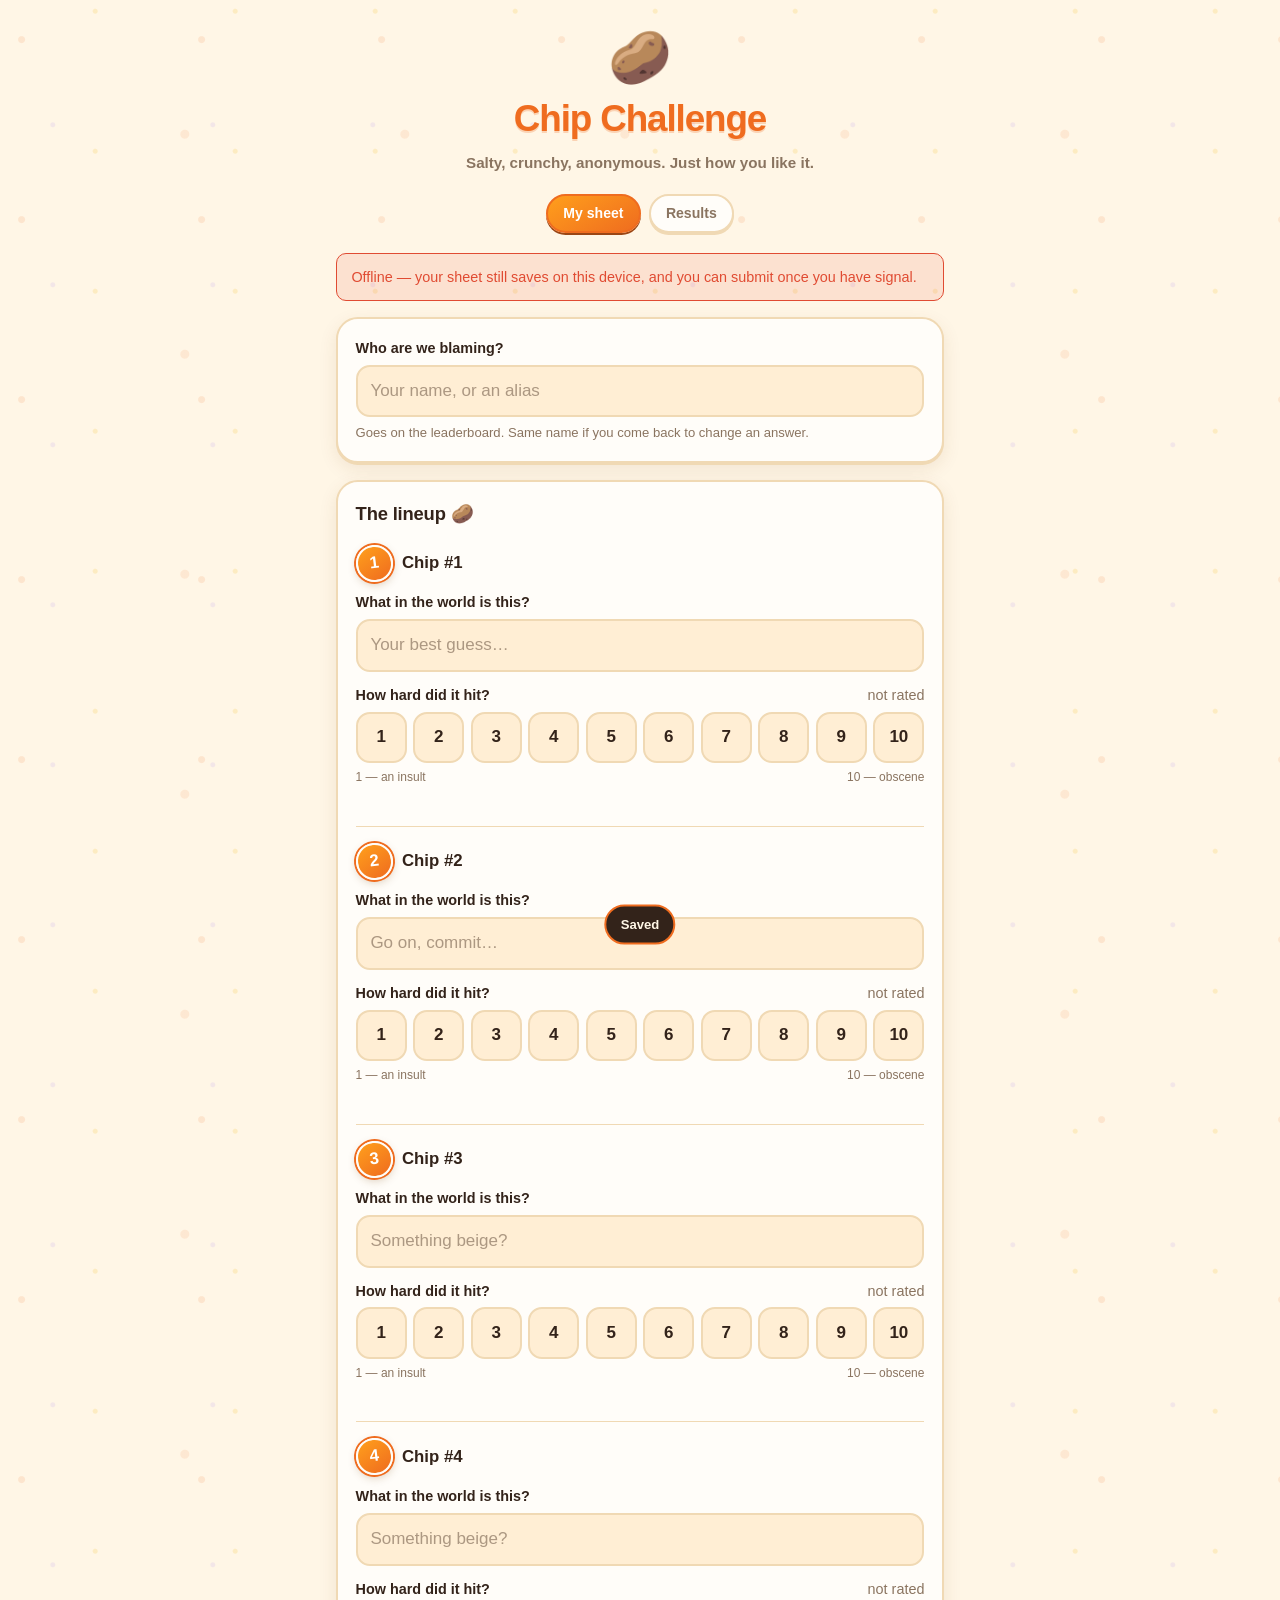
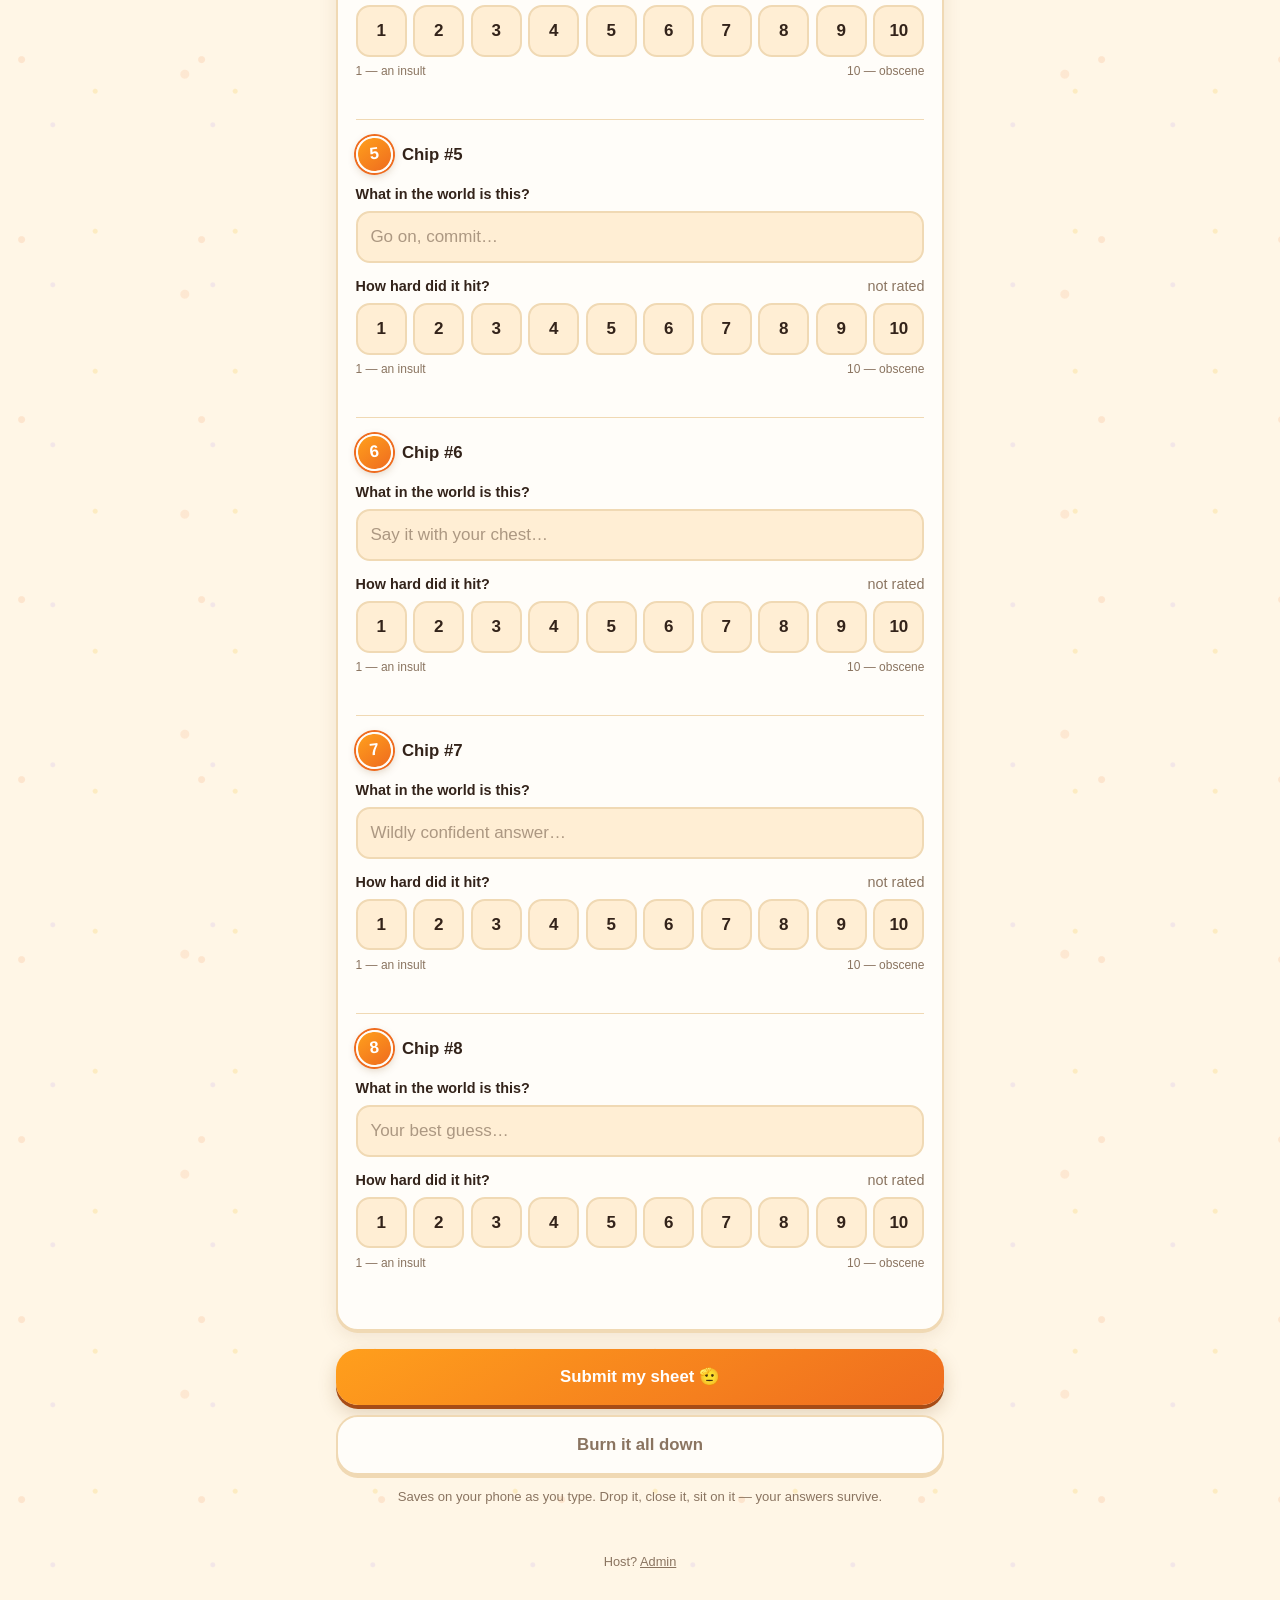
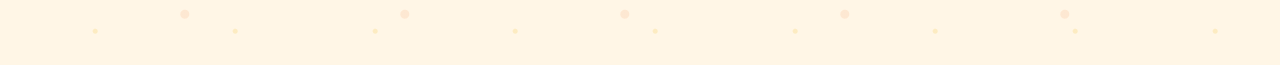
<file: index.html>
<!DOCTYPE html>
<html lang="en">
<head>
<meta charset="utf-8">
<meta name="viewport" content="width=device-width, initial-scale=1">
<title>Chip Challenge — Blind Taste Test</title>
<meta name="description" content="Guess the flavor, rank the chip. A blind taste test scorecard.">
<meta name="theme-color" content="#d2691e">
<link rel="icon" href="data:image/svg+xml,<svg xmlns='http://www.w3.org/2000/svg' viewBox='0 0 100 100'><text y='.9em' font-size='90'>🥔</text></svg>">
<link rel="stylesheet" href="css/style.css?v=202608162046">
</head>
<body>

<header class="hero">
  <span class="chip-emoji">🥔</span>
  <h1 id="event-name">Chip Challenge</h1>
  <p id="tagline" class="tagline">No labels. Guess the flavor, rate the chip.</p>
</header>

<main class="wrap">

  <nav class="tabs">
    <a href="index.html" class="active">My sheet</a>
    <a href="results.html" id="results-link">Results</a>
  </nav>

  <div id="banner" class="banner"></div>

  <form id="sheet" autocomplete="off">

    <section class="card">
      <label class="field" for="player-name">Who are we blaming?</label>
      <input type="text" id="player-name" name="player-name" placeholder="Your name, or an alias"
             maxlength="40" autocapitalize="words" required>
      <p class="hint">Goes on the leaderboard. Same name if you come back to change an answer.</p>
    </section>

    <section class="card" id="chips">
      <h2>The lineup 🥔</h2>
      <!-- rows injected by js/form.js -->
    </section>

    <button type="submit" class="btn" id="submit-btn">Submit my sheet 🫡</button>
    <button type="button" class="btn ghost" id="clear-btn">Burn it all down</button>

    <p class="hint" style="text-align:center;margin-top:.75rem">
      Saves on your phone as you type. Drop it, close it, sit on it — your answers survive.
    </p>
  </form>

</main>

<div class="saved-pill" id="saved-pill">Saved</div>

<footer class="foot">
  <p>Host? <a href="admin.html">Admin</a></p>
</footer>

<script src="js/config.js?v=202608162046"></script>
<script src="js/flavor.js?v=202608162046"></script>
<script src="js/form.js?v=202608162046"></script>
</body>
</html>
</file>
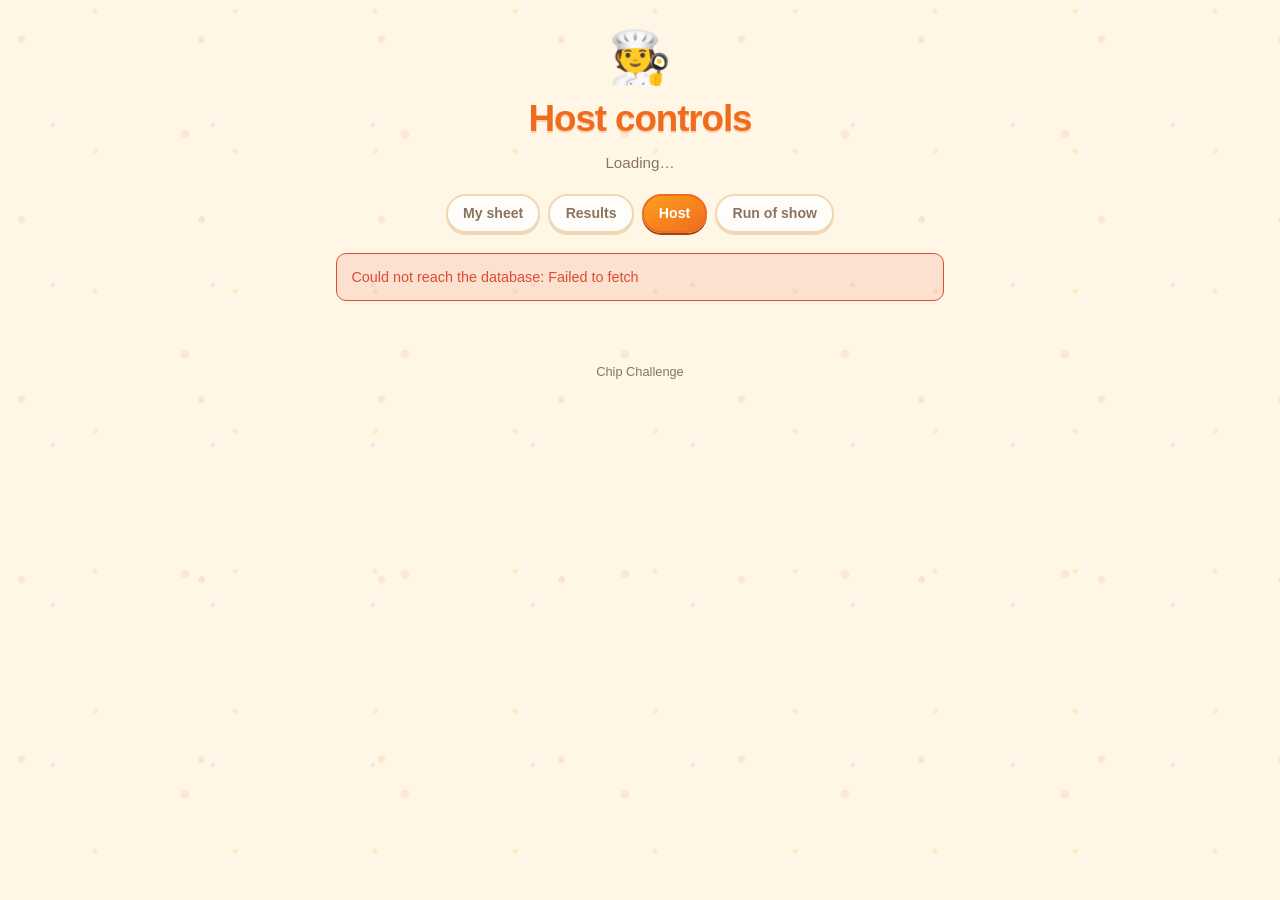
<file: admin.html>
<!DOCTYPE html>
<html lang="en">
<head>
<meta charset="utf-8">
<meta name="viewport" content="width=device-width, initial-scale=1">
<title>Chip Challenge — Host</title>
<meta name="robots" content="noindex">
<meta name="theme-color" content="#d2691e">
<link rel="icon" href="data:image/svg+xml,<svg xmlns='http://www.w3.org/2000/svg' viewBox='0 0 100 100'><text y='.9em' font-size='90'>🥔</text></svg>">
<link rel="stylesheet" href="css/style.css?v=202608162046">
</head>
<body>

<header class="hero">
  <span class="chip-emoji">🧑‍🍳</span>
  <h1>Host controls</h1>
  <p id="sub">Loading…</p>
</header>

<main class="wrap">

  <nav class="tabs">
    <a href="index.html">My sheet</a>
    <a href="results.html">Results</a>
    <a href="admin.html" class="active">Host</a>
    <a href="guide.html" id="guide-link">Run of show</a>
  </nav>

  <div id="banner" class="banner"></div>

  <section class="card" id="gate" hidden>
    <h2>Host password</h2>
    <p class="hint" style="margin-bottom:.75rem">
      Checked by the database, not this page — the password isn't in the source.
    </p>
    <form id="gate-form">
      <input type="password" id="gate-input" placeholder="Password" autocomplete="current-password">
      <button type="submit" class="btn" id="gate-btn" style="margin-top:.6rem">Unlock host controls</button>
    </form>
  </section>

  <div id="host-only" hidden>

  <section class="card">
    <h2>Share this with everyone</h2>
    <input type="text" id="share-url" readonly>
    <button type="button" class="btn secondary" id="copy-btn" style="margin-top:.6rem">Copy link</button>
  </section>

  <section class="card">
    <h2>Who's turned in a sheet</h2>
    <div id="roster"><p class="hint">Checking…</p></div>
    <button type="button" class="btn ghost" id="refresh-btn" style="margin-top:.6rem">Refresh</button>
  </section>

  <section class="card">
    <h2>The event</h2>
    <label class="field" for="event-name-input">Name</label>
    <input type="text" id="event-name-input" maxlength="60" placeholder="Chip Challenge">
    <label class="field" for="chip-count-input" style="margin-top:.75rem">How many chips</label>
    <input type="text" id="chip-count-input" inputmode="numeric" maxlength="2">
    <p class="hint">Change this before anyone starts — it sets how many rows the sheet has.</p>
    <button type="button" class="btn secondary" id="save-event-btn" style="margin-top:.75rem">Save event</button>
  </section>

  <section class="card">
    <h2>Answer key</h2>
    <p class="hint" style="margin-bottom:.75rem">
      The real flavors, in order. Guests <em>cannot</em> read these until you unlock
      results — the database refuses to hand them over.
    </p>
    <div id="answer-rows"></div>
    <button type="button" class="btn secondary" id="save-answers-btn" style="margin-top:.5rem">Save answer key</button>
  </section>

  <section class="card">
    <h2>Reveal</h2>
    <div class="switch-row">
      <div>
        <div class="switch-label">Results are <span id="lock-state">locked</span></div>
        <div class="switch-sub">Revealing shows everyone the answers, all guesses, and the leaderboards.</div>
      </div>
    </div>
    <p class="hint" id="judge-status"></p>
    <button type="button" class="btn" id="judge-btn">Score guesses &amp; reveal</button>
    <button type="button" class="btn secondary" id="unlock-btn">Reveal now, skip scoring</button>
    <button type="button" class="btn ghost" id="lock-btn">Lock again</button>
    <p class="hint">
      “Score guesses &amp; reveal” hands every guess to Claude to rule on the close
      calls, then opens the results once it’s done — usually under a minute.
      Guests see a waiting screen until then. If it can’t be reached, the results
      open anyway with automatic scoring.
    </p>
  </section>

  <section class="card">
    <h2>Host mode on this device</h2>
    <p class="hint">Lets you flip any right/wrong call from the results page. Only affects this phone.</p>
    <button type="button" class="btn ghost" id="hostmode-btn">Turn host mode on</button>
  </section>

  <section class="card">
    <h2>Done hosting?</h2>
    <p class="hint">Forgets the password on this device. Use it if you hand your phone around.</p>
    <button type="button" class="btn ghost" id="signout-btn" style="margin-top:.5rem">Forget password</button>
  </section>

  </div><!-- /host-only -->

</main>

<div class="saved-pill" id="saved-pill">Saved</div>

<footer class="foot"><p>Chip Challenge</p></footer>

<script src="js/config.js?v=202608162046"></script>
<script src="js/admin.js?v=202608162046"></script>
</body>
</html>
</file>
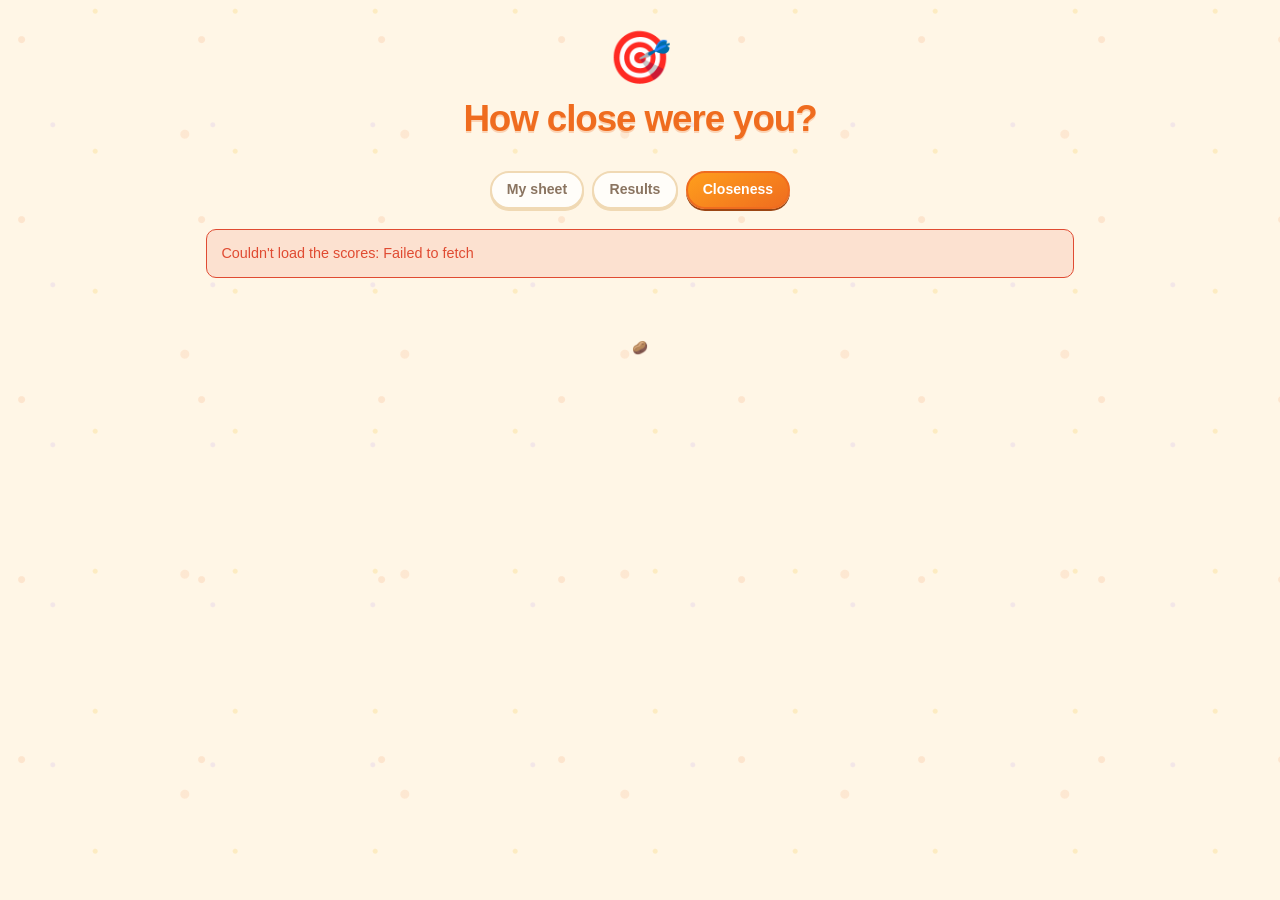
<file: closeness.html>
<!DOCTYPE html>
<html lang="en">
<head>
<meta charset="utf-8">
<meta name="viewport" content="width=device-width, initial-scale=1">
<title>Chip Challenge — How Close Were You?</title>
<meta name="description" content="Every guess scored out of 10 for how close it got.">
<meta name="theme-color" content="#d2691e">
<link rel="icon" href="data:image/svg+xml,<svg xmlns='http://www.w3.org/2000/svg' viewBox='0 0 100 100'><text y='.9em' font-size='90'>🎯</text></svg>">
<link rel="stylesheet" href="css/style.css?v=202608162112">
</head>
<body>

<header class="hero">
  <span class="chip-emoji">🎯</span>
  <h1>How close were you?</h1>
  <p id="sub">Loading…</p>
</header>

<main class="wrap wide">

  <nav class="tabs">
    <a href="index.html">My sheet</a>
    <a href="results.html">Results</a>
    <a href="closeness.html" class="active">Closeness</a>
  </nav>

  <div id="banner" class="banner"></div>
  <div id="content"></div>

</main>

<footer class="foot"><p>🥔</p></footer>

<script src="js/config.js?v=202608162112"></script>
<script src="js/closeness.js?v=202608162112"></script>
</body>
</html>
</file>
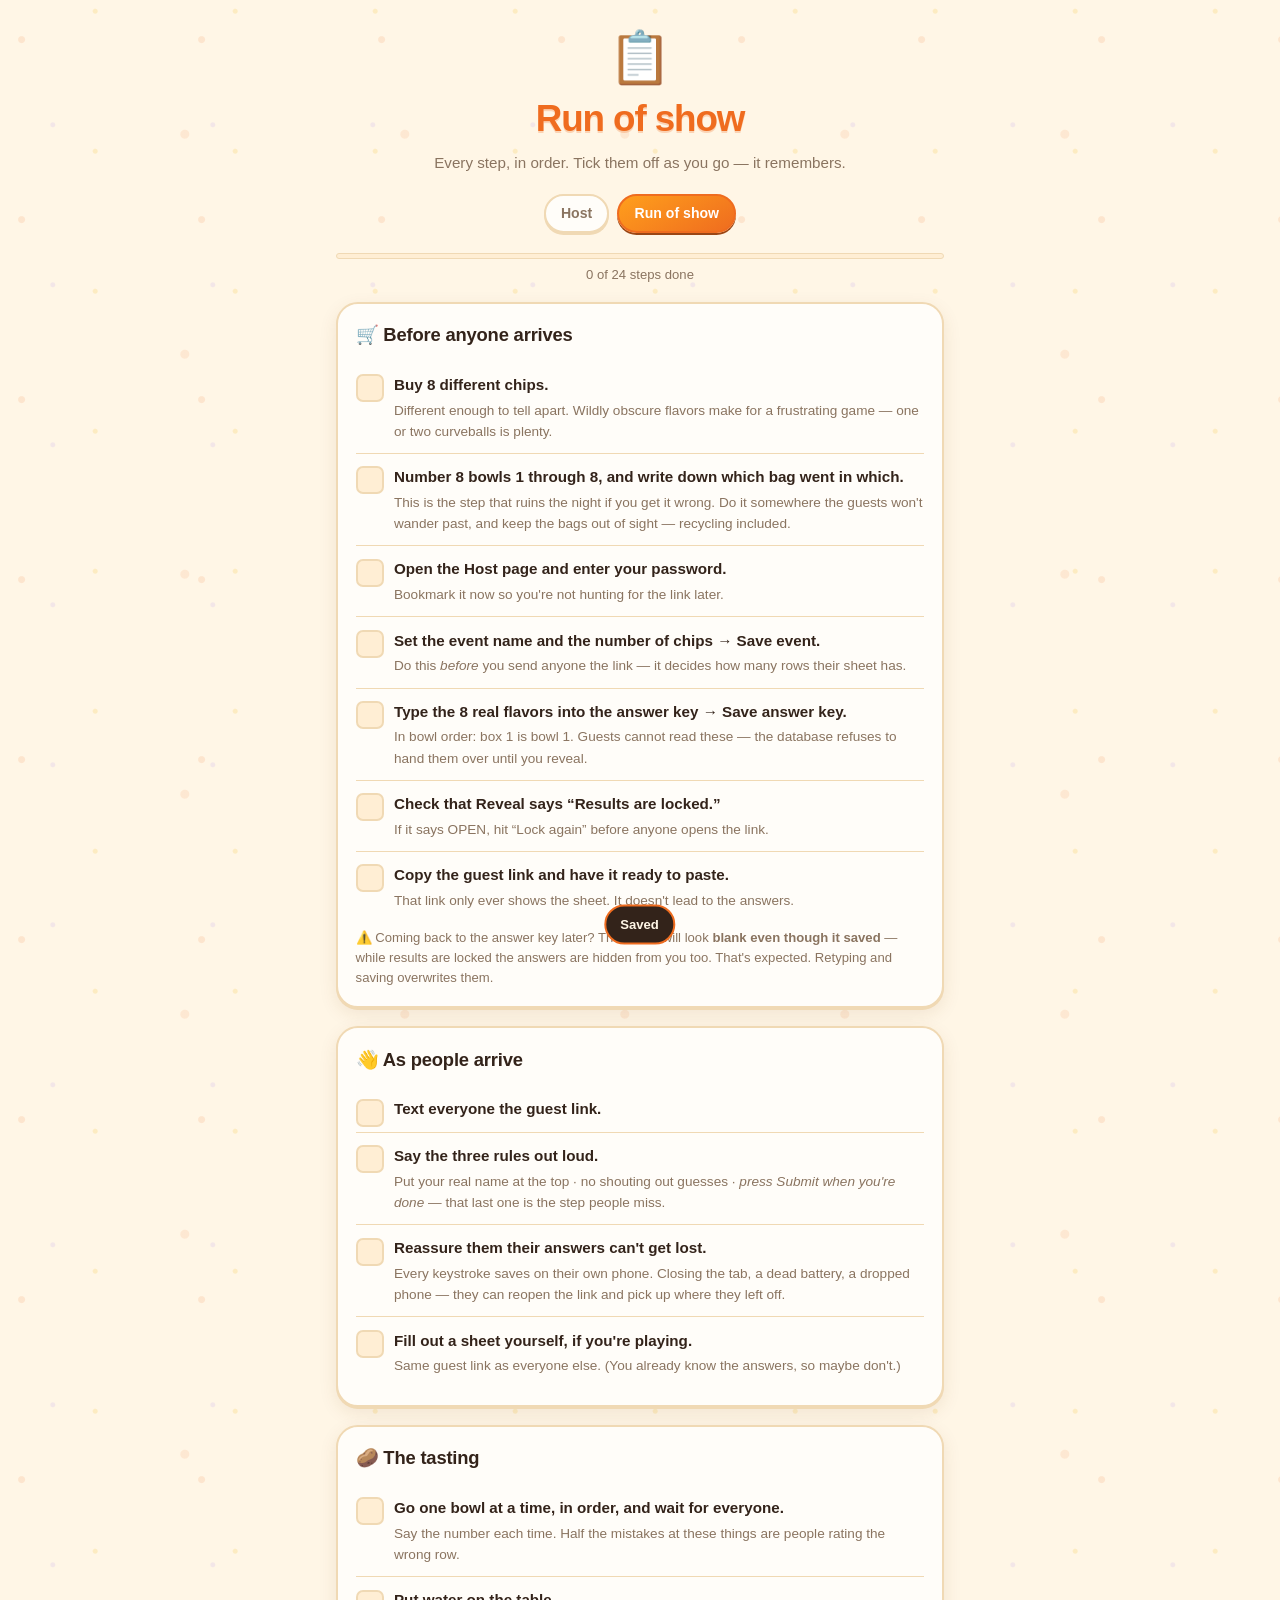
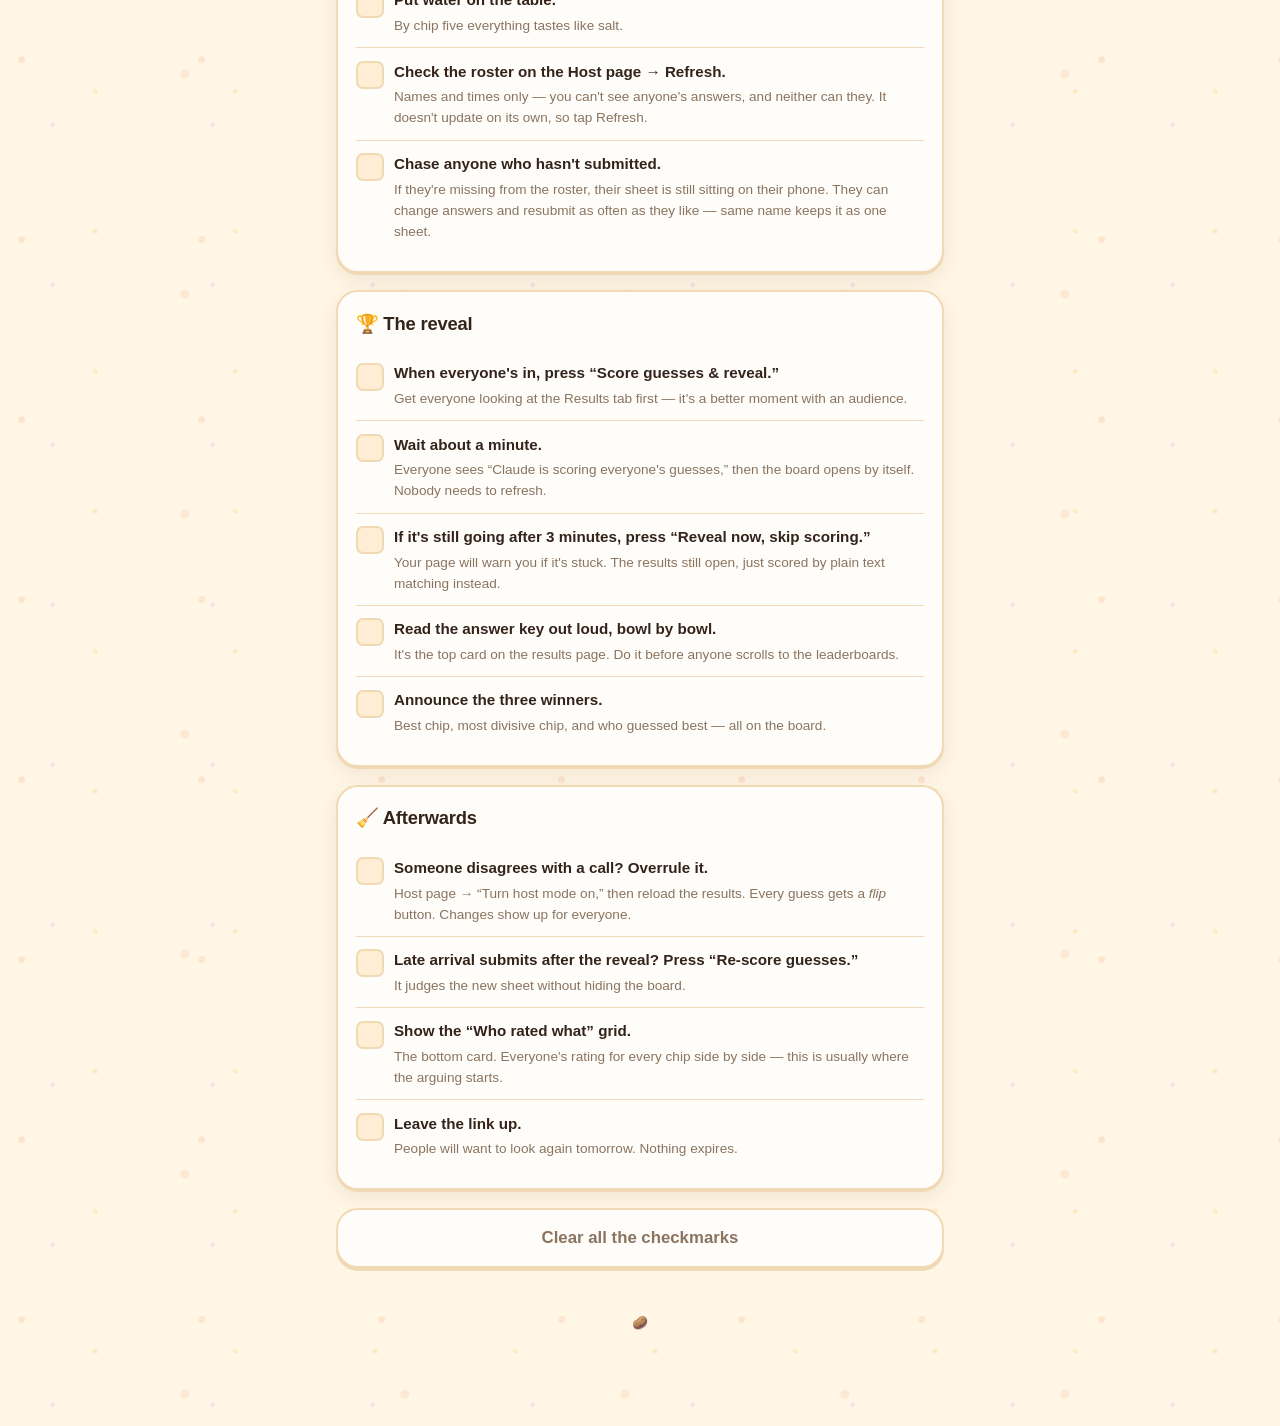
<file: guide.html>
<!DOCTYPE html>
<html lang="en">
<head>
<meta charset="utf-8">
<meta name="viewport" content="width=device-width, initial-scale=1">
<title>Chip Challenge — Run of Show</title>
<meta name="robots" content="noindex">
<meta name="theme-color" content="#d2691e">
<link rel="icon" href="data:image/svg+xml,<svg xmlns='http://www.w3.org/2000/svg' viewBox='0 0 100 100'><text y='.9em' font-size='90'>🥔</text></svg>">
<link rel="stylesheet" href="css/style.css?v=202608162046">
</head>
<body>

<header class="hero">
  <span class="chip-emoji">📋</span>
  <h1>Run of show</h1>
  <p>Every step, in order. Tick them off as you go — it remembers.</p>
</header>

<main class="wrap">

  <nav class="tabs">
    <a href="admin.html" id="admin-link">Host</a>
    <a href="guide.html" class="active">Run of show</a>
  </nav>

  <div class="progress-line"><span id="progress-fill"></span></div>
  <p class="hint" id="progress-text" style="text-align:center;margin-bottom:1rem"></p>

  <section class="card">
    <h2>🛒 Before anyone arrives</h2>
    <ol class="steps" id="phase-prep">
      <li data-step="prep-1">
        <strong>Buy 8 different chips.</strong>
        <span>Different enough to tell apart. Wildly obscure flavors make for a
        frustrating game — one or two curveballs is plenty.</span>
      </li>
      <li data-step="prep-2">
        <strong>Number 8 bowls 1 through 8, and write down which bag went in which.</strong>
        <span>This is the step that ruins the night if you get it wrong. Do it
        somewhere the guests won't wander past, and keep the bags out of sight —
        recycling included.</span>
      </li>
      <li data-step="prep-3">
        <strong>Open the Host page and enter your password.</strong>
        <span>Bookmark it now so you're not hunting for the link later.</span>
      </li>
      <li data-step="prep-4">
        <strong>Set the event name and the number of chips → Save event.</strong>
        <span>Do this <em>before</em> you send anyone the link — it decides how
        many rows their sheet has.</span>
      </li>
      <li data-step="prep-5">
        <strong>Type the 8 real flavors into the answer key → Save answer key.</strong>
        <span>In bowl order: box 1 is bowl 1. Guests cannot read these — the
        database refuses to hand them over until you reveal.</span>
      </li>
      <li data-step="prep-6">
        <strong>Check that Reveal says “Results are locked.”</strong>
        <span>If it says OPEN, hit “Lock again” before anyone opens the link.</span>
      </li>
      <li data-step="prep-7">
        <strong>Copy the guest link and have it ready to paste.</strong>
        <span>That link only ever shows the sheet. It doesn't lead to the answers.</span>
      </li>
    </ol>
    <p class="hint">
      ⚠️ Coming back to the answer key later? The boxes will look <strong>blank
      even though it saved</strong> — while results are locked the answers are
      hidden from you too. That's expected. Retyping and saving overwrites them.
    </p>
  </section>

  <section class="card">
    <h2>👋 As people arrive</h2>
    <ol class="steps" id="phase-arrive">
      <li data-step="arrive-1">
        <strong>Text everyone the guest link.</strong>
      </li>
      <li data-step="arrive-2">
        <strong>Say the three rules out loud.</strong>
        <span>Put your real name at the top · no shouting out guesses ·
        <em>press Submit when you're done</em> — that last one is the step people miss.</span>
      </li>
      <li data-step="arrive-3">
        <strong>Reassure them their answers can't get lost.</strong>
        <span>Every keystroke saves on their own phone. Closing the tab, a dead
        battery, a dropped phone — they can reopen the link and pick up where
        they left off.</span>
      </li>
      <li data-step="arrive-4">
        <strong>Fill out a sheet yourself, if you're playing.</strong>
        <span>Same guest link as everyone else. (You already know the answers,
        so maybe don't.)</span>
      </li>
    </ol>
  </section>

  <section class="card">
    <h2>🥔 The tasting</h2>
    <ol class="steps" id="phase-taste">
      <li data-step="taste-1">
        <strong>Go one bowl at a time, in order, and wait for everyone.</strong>
        <span>Say the number each time. Half the mistakes at these things are
        people rating the wrong row.</span>
      </li>
      <li data-step="taste-2">
        <strong>Put water on the table.</strong>
        <span>By chip five everything tastes like salt.</span>
      </li>
      <li data-step="taste-3">
        <strong>Check the roster on the Host page → Refresh.</strong>
        <span>Names and times only — you can't see anyone's answers, and neither
        can they. It doesn't update on its own, so tap Refresh.</span>
      </li>
      <li data-step="taste-4">
        <strong>Chase anyone who hasn't submitted.</strong>
        <span>If they're missing from the roster, their sheet is still sitting on
        their phone. They can change answers and resubmit as often as they like —
        same name keeps it as one sheet.</span>
      </li>
    </ol>
  </section>

  <section class="card">
    <h2>🏆 The reveal</h2>
    <ol class="steps" id="phase-reveal">
      <li data-step="reveal-1">
        <strong>When everyone's in, press “Score guesses &amp; reveal.”</strong>
        <span>Get everyone looking at the Results tab first — it's a better moment
        with an audience.</span>
      </li>
      <li data-step="reveal-2">
        <strong>Wait about a minute.</strong>
        <span>Everyone sees “Claude is scoring everyone's guesses,” then the board
        opens by itself. Nobody needs to refresh.</span>
      </li>
      <li data-step="reveal-3">
        <strong>If it's still going after 3 minutes, press “Reveal now, skip scoring.”</strong>
        <span>Your page will warn you if it's stuck. The results still open, just
        scored by plain text matching instead.</span>
      </li>
      <li data-step="reveal-4">
        <strong>Read the answer key out loud, bowl by bowl.</strong>
        <span>It's the top card on the results page. Do it before anyone scrolls
        to the leaderboards.</span>
      </li>
      <li data-step="reveal-5">
        <strong>Announce the three winners.</strong>
        <span>Best chip, most divisive chip, and who guessed best — all on the board.</span>
      </li>
    </ol>
  </section>

  <section class="card">
    <h2>🧹 Afterwards</h2>
    <ol class="steps" id="phase-after">
      <li data-step="after-1">
        <strong>Someone disagrees with a call? Overrule it.</strong>
        <span>Host page → “Turn host mode on,” then reload the results. Every guess
        gets a <em>flip</em> button. Changes show up for everyone.</span>
      </li>
      <li data-step="after-2">
        <strong>Late arrival submits after the reveal? Press “Re-score guesses.”</strong>
        <span>It judges the new sheet without hiding the board.</span>
      </li>
      <li data-step="after-3">
        <strong>Show the “Who rated what” grid.</strong>
        <span>The bottom card. Everyone's rating for every chip side by side —
        this is usually where the arguing starts.</span>
      </li>
      <li data-step="after-4">
        <strong>Leave the link up.</strong>
        <span>People will want to look again tomorrow. Nothing expires.</span>
      </li>
    </ol>
  </section>

  <button type="button" class="btn ghost" id="reset-btn">Clear all the checkmarks</button>

</main>

<div class="saved-pill" id="saved-pill">Saved</div>

<footer class="foot"><p>🥔</p></footer>

<script src="js/config.js?v=202608162046"></script>
<script src="js/guide.js?v=202608162046"></script>
</body>
</html>
</file>
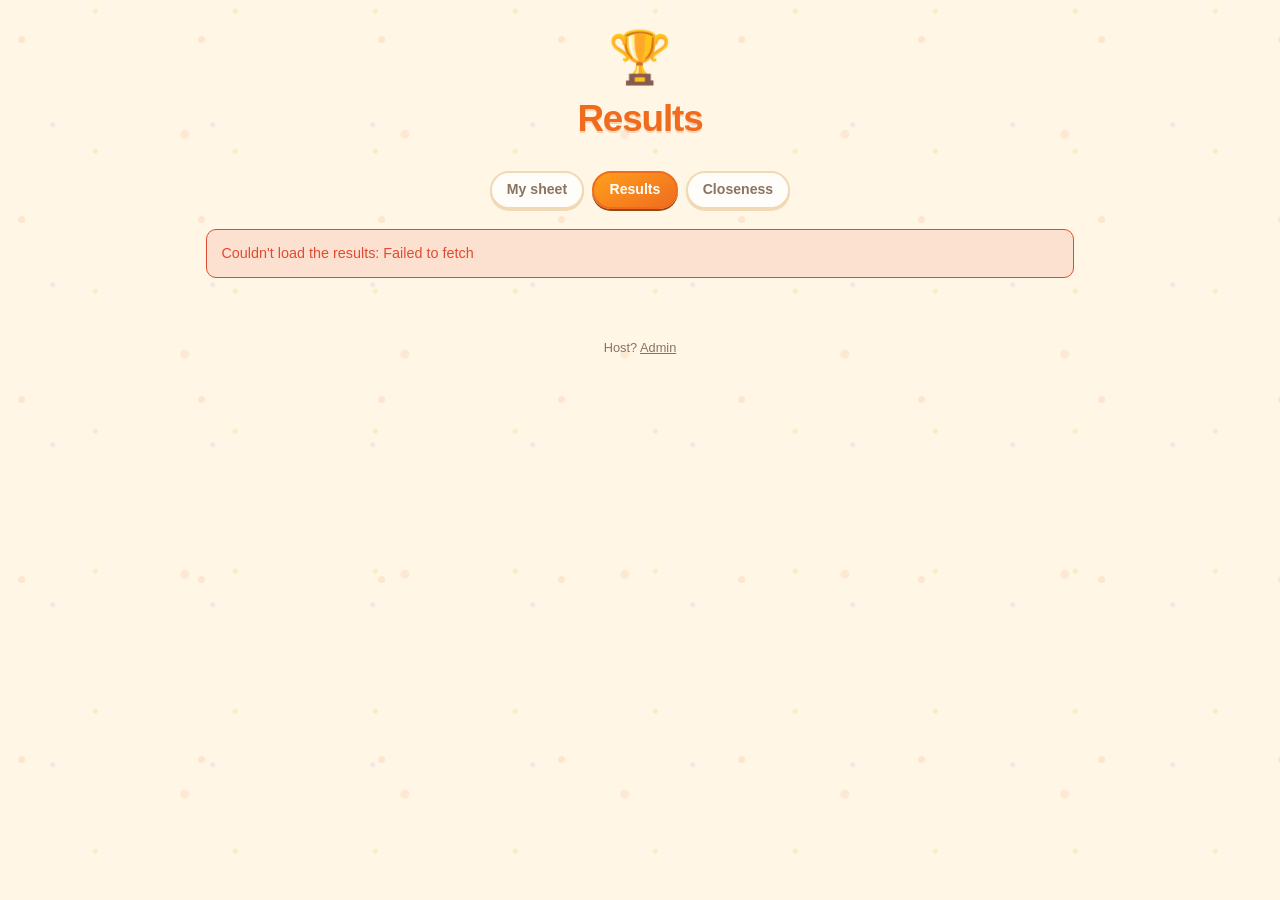
<file: results.html>
<!DOCTYPE html>
<html lang="en">
<head>
<meta charset="utf-8">
<meta name="viewport" content="width=device-width, initial-scale=1">
<title>Chip Challenge — Results</title>
<meta name="theme-color" content="#d2691e">
<link rel="icon" href="data:image/svg+xml,<svg xmlns='http://www.w3.org/2000/svg' viewBox='0 0 100 100'><text y='.9em' font-size='90'>🥔</text></svg>">
<link rel="stylesheet" href="css/style.css?v=202608162046">
</head>
<body>

<header class="hero">
  <span class="chip-emoji">🏆</span>
  <h1>Results</h1>
  <p id="sub">Loading…</p>
</header>

<main class="wrap wide">

  <nav class="tabs">
    <a href="index.html" id="sheet-link">My sheet</a>
    <a href="results.html" class="active">Results</a>
    <a href="closeness.html">Closeness</a>
  </nav>

  <div id="banner" class="banner"></div>
  <div id="content"></div>

</main>

<footer class="foot">
  <p>Host? <a href="admin.html">Admin</a></p>
</footer>

<script src="js/config.js?v=202608162046"></script>
<script src="js/flavor.js?v=202608162046"></script>
<script src="js/scoring.js?v=202608162046"></script>
<script src="js/results.js?v=202608162046"></script>
</body>
</html>
</file>
<file: css/style.css>
/* Chip Challenge — one stylesheet for all three pages. Mobile first:
   most people will fill this in one-handed, holding a chip in the other. */

:root {
  --bg:        #fff6e6;
  --bg-card:   #fffdf9;
  --bg-sunk:   #ffeed4;
  --ink:       #33231a;
  --ink-soft:  #8a7460;
  --line:      #f0d9b4;
  --accent:    #ef6c1f;   /* nacho orange */
  --accent-2:  #ff9f1c;   /* cheese dust */
  --grape:     #8b5cf6;   /* soda purple */
  --gold:      #f2b705;
  --good:      #2f9e5f;
  --bad:       #e04b32;
  --shadow:    0 2px 0 var(--line), 0 6px 18px rgba(120,72,20,.10);
  --shadow-pop:0 4px 0 var(--line), 0 10px 24px rgba(120,72,20,.16);
  --radius:    22px;
  --radius-sm: 14px;
}

@media (prefers-color-scheme: dark) {
  :root {
    --bg:        #1a1410;
    --bg-card:   #261e18;
    --bg-sunk:   #33281f;
    --ink:       #fdf0e0;
    --ink-soft:  #b6a293;
    --line:      #46372b;
    --accent:    #ff8f43;
    --accent-2:  #ffb454;
    --grape:     #a78bfa;
    --gold:      #ffd166;
    --good:      #5fd18f;
    --bad:       #ff7a5f;
    --shadow:    0 2px 0 var(--line), 0 6px 18px rgba(0,0,0,.4);
    --shadow-pop:0 4px 0 var(--line), 0 10px 24px rgba(0,0,0,.5);
  }
}

* { box-sizing: border-box; }

body {
  margin: 0;
  padding: 0 0 5rem;
  background-color: var(--bg);
  /* Scattered crumbs. Cheap, tiles forever, no image request. */
  background-image:
    radial-gradient(circle at 12% 22%, color-mix(in srgb, var(--accent) 12%, transparent) 0 3px, transparent 4px),
    radial-gradient(circle at 68% 8%,  color-mix(in srgb, var(--gold)   16%, transparent) 0 2px, transparent 3px),
    radial-gradient(circle at 84% 61%, color-mix(in srgb, var(--accent) 10%, transparent) 0 4px, transparent 5px),
    radial-gradient(circle at 33% 78%, color-mix(in srgb, var(--grape)  10%, transparent) 0 2px, transparent 3px);
  background-size: 180px 180px, 140px 140px, 220px 220px, 160px 160px;
  color: var(--ink);
  font: 17px/1.55 ui-rounded, "SF Pro Rounded", -apple-system, BlinkMacSystemFont,
        "Segoe UI", Roboto, "Helvetica Neue", sans-serif;
  -webkit-text-size-adjust: 100%;
}

.wrap { max-width: 640px; margin: 0 auto; padding: 0 1rem; }
.wide { max-width: 900px; }

/* ------------------------------------------------------------------ header */

header.hero {
  text-align: center;
  padding: 2rem 1rem 1.25rem;
}
header.hero .chip-emoji {
  font-size: 3.2rem;
  line-height: 1;
  display: block;
  animation: wobble 3.2s ease-in-out infinite;
  transform-origin: 50% 80%;
}
@keyframes wobble {
  0%, 100% { transform: rotate(-6deg) translateY(0); }
  50%      { transform: rotate(6deg)  translateY(-6px); }
}
@media (prefers-reduced-motion: reduce) {
  header.hero .chip-emoji { animation: none; }
}
header.hero h1 {
  margin: .4rem 0 .25rem;
  font-size: 2.3rem;
  font-weight: 900;
  letter-spacing: -.03em;
  color: var(--accent);
  text-shadow: 0 2px 0 color-mix(in srgb, var(--accent) 25%, transparent);
}
header.hero p { margin: 0; color: var(--ink-soft); font-size: .95rem; }

/* ------------------------------------------------------------------ cards */

.card {
  background: var(--bg-card);
  border: 2px solid var(--line);
  border-radius: var(--radius);
  box-shadow: var(--shadow);
  padding: 1.1rem;
  margin-bottom: 1.1rem;
}

.card h2 { margin: 0 0 .75rem; font-size: 1.15rem; font-weight: 800; letter-spacing: -.01em; }

/* ------------------------------------------------------------------ inputs */

label.field { display: block; margin-bottom: .35rem; font-weight: 600; font-size: .9rem; }

input[type="text"],
input[type="password"] {
  width: 100%;
  padding: .7rem .8rem;
  font: inherit;
  color: var(--ink);
  background: var(--bg-sunk);
  border: 2px solid var(--line);
  border-radius: var(--radius-sm);
}
input[type="text"]:focus,
input[type="password"]:focus {
  outline: 2px solid var(--accent);
  outline-offset: 1px;
  background: var(--bg-card);
}
input::placeholder { color: var(--ink-soft); opacity: .7; }

.hint { font-size: .82rem; color: var(--ink-soft); margin: .35rem 0 0; }

/* ------------------------------------------------------------------ chip rows */

.chip-row { border-top: 1px solid var(--line); padding: 1rem 0; }
.chip-row:first-of-type { border-top: 0; padding-top: .25rem; }

.chip-head {
  display: flex;
  align-items: center;
  gap: .6rem;
  margin-bottom: .6rem;
}
.chip-badge {
  flex: 0 0 auto;
  width: 2.3rem; height: 2.3rem;
  border-radius: 50%;
  background: linear-gradient(150deg, var(--accent-2), var(--accent));
  color: #fff;
  font-weight: 900;
  display: grid;
  place-items: center;
  font-size: 1.05rem;
  border: 2px solid var(--bg-card);
  box-shadow: 0 0 0 2px var(--accent), 0 3px 8px rgba(120,72,20,.25);
  transform: rotate(-7deg);
}
.chip-head .chip-title { font-weight: 800; font-size: 1.05rem; }

.rank-label {
  display: flex;
  justify-content: space-between;
  align-items: baseline;
  margin: .75rem 0 .35rem;
  font-weight: 600;
  font-size: .9rem;
}
.rank-label .rank-readout { color: var(--accent); font-variant-numeric: tabular-nums; }
.rank-label .rank-readout.empty { color: var(--ink-soft); font-weight: 400; }

.ranks {
  display: grid;
  grid-template-columns: repeat(5, 1fr);
  gap: .4rem;
}
@media (min-width: 520px) { .ranks { grid-template-columns: repeat(10, 1fr); } }

.ranks button {
  appearance: none;
  padding: .65rem 0;
  font: inherit;
  font-weight: 600;
  font-variant-numeric: tabular-nums;
  color: var(--ink);
  background: var(--bg-sunk);
  border: 2px solid var(--line);
  border-radius: var(--radius-sm);
  cursor: pointer;
  transition: transform .12s cubic-bezier(.34,1.56,.64,1), background .12s ease, box-shadow .12s ease;
}
.ranks button:active { transform: scale(.9); }
.ranks button[aria-pressed="true"] {
  background: linear-gradient(150deg, var(--accent-2), var(--accent));
  border-color: var(--accent);
  color: #fff;
  transform: scale(1.12) rotate(-3deg);
  box-shadow: 0 4px 10px color-mix(in srgb, var(--accent) 45%, transparent);
}

.scale-ends {
  display: flex;
  justify-content: space-between;
  font-size: .75rem;
  color: var(--ink-soft);
  margin-top: .35rem;
}

/* ------------------------------------------------------------------ buttons */

.btn {
  display: inline-flex;
  align-items: center;
  justify-content: center;
  gap: .45rem;
  width: 100%;
  padding: .95rem 1rem;
  font: inherit;
  font-weight: 800;
  font-size: 1.05rem;
  color: #fff;
  background: linear-gradient(150deg, var(--accent-2), var(--accent));
  border: 0;
  border-radius: var(--radius);
  cursor: pointer;
  box-shadow: 0 4px 0 color-mix(in srgb, var(--accent) 70%, #000), 0 8px 18px rgba(120,72,20,.22);
  transition: transform .1s ease, box-shadow .1s ease;
}
.btn:active {
  transform: translateY(3px);
  box-shadow: 0 1px 0 color-mix(in srgb, var(--accent) 70%, #000), 0 4px 10px rgba(120,72,20,.2);
}
.btn:disabled { opacity: .5; cursor: not-allowed; }
.btn.secondary {
  background: var(--bg-card);
  color: var(--accent);
  border: 2.5px solid var(--accent);
  box-shadow: 0 4px 0 color-mix(in srgb, var(--accent) 35%, transparent);
}
.btn.ghost {
  background: var(--bg-card);
  color: var(--ink-soft);
  border: 2px solid var(--line);
  font-weight: 700;
  box-shadow: 0 3px 0 var(--line);
}
.btn + .btn { margin-top: .6rem; }

/* ------------------------------------------------------------------ status */

.saved-pill {
  position: fixed;
  border: 2px solid var(--accent);
  left: 50%;
  bottom: 1rem;
  transform: translateX(-50%) translateY(150%);
  background: var(--ink);
  color: var(--bg);
  padding: .5rem .9rem;
  border-radius: 999px;
  font-size: .82rem;
  font-weight: 600;
  transition: transform .25s ease;
  z-index: 40;
  pointer-events: none;
}
.saved-pill.show { transform: translateX(-50%) translateY(0); }

.banner {
  border-radius: 10px;
  padding: .75rem .9rem;
  font-size: .9rem;
  margin-bottom: 1rem;
  border: 1px solid;
}
.banner.info  { background: color-mix(in srgb, var(--accent) 10%, transparent); border-color: var(--accent); }
.banner.error { background: color-mix(in srgb, var(--bad) 12%, transparent);   border-color: var(--bad); color: var(--bad); }
.banner.ok    { background: color-mix(in srgb, var(--good) 12%, transparent);  border-color: var(--good); }
.banner:empty { display: none; }

/* ------------------------------------------------------------------ results */

.locked {
  text-align: center;
  padding: 3rem 1rem;
  color: var(--ink-soft);
}
.locked .lock-emoji { font-size: 3rem; display: block; margin-bottom: .5rem; }

.stat-strip {
  display: grid;
  grid-template-columns: repeat(auto-fit, minmax(120px, 1fr));
  gap: .6rem;
  margin-bottom: 1rem;
}
.stat {
  background: var(--bg-card);
  border: 2px solid var(--line);
  border-radius: var(--radius);
  padding: .85rem .8rem;
  text-align: center;
  box-shadow: var(--shadow);
}
.stat .n { font-size: 1.6rem; font-weight: 800; line-height: 1.1; font-variant-numeric: tabular-nums; }
.stat .k { font-size: .75rem; color: var(--ink-soft); text-transform: uppercase; letter-spacing: .04em; }

table.tbl { width: 100%; border-collapse: collapse; font-size: .9rem; }
table.tbl th, table.tbl td {
  text-align: left;
  padding: .55rem .5rem;
  border-bottom: 1px solid var(--line);
  vertical-align: top;
}
table.tbl th { font-size: .75rem; text-transform: uppercase; letter-spacing: .04em; color: var(--ink-soft); }
table.tbl td.num, table.tbl th.num { text-align: right; font-variant-numeric: tabular-nums; }
.scroll-x { overflow-x: auto; margin: 0 -.25rem; padding: 0 .25rem; }

.medal { font-size: 1rem; }

.bar {
  height: 7px;
  border-radius: 4px;
  background: var(--accent);
  min-width: 3px;
  display: block;
}
.bar-cell { width: 42%; }
.bar-wrap { background: var(--bg-sunk); border-radius: 4px; }

/* On a phone the bar is the first thing worth losing — the numbers stay. */
@media (max-width: 479px) {
  .bar-cell { display: none; }
}

/* Name in a fixed gutter, guess free to wrap in the rest, verdict on its own
   line underneath. A flex row here squeezed long flavors to one word per line. */
.guess {
  display: grid;
  grid-template-columns: 5.5rem 1fr;
  column-gap: .5rem;
  row-gap: .15rem;
  align-items: baseline;
  padding: .45rem 0;
  border-bottom: 1px dashed var(--line);
  font-size: .9rem;
}
.guess:last-child { border-bottom: 0; }
.guess .who { font-weight: 700; overflow-wrap: anywhere; }
.guess .what { overflow-wrap: anywhere; }
.guess .what.blank { color: var(--ink-soft); font-style: italic; }
.guess .meta {
  grid-column: 2;
  display: flex;
  align-items: center;
  gap: .4rem;
  flex-wrap: wrap;
}
.guess .note { grid-column: 2; font-style: italic; }

@media (min-width: 520px) {
  .guess { grid-template-columns: 6.5rem 1fr auto; }
  .guess .meta { grid-column: 3; grid-row: 1; }
}
.mark { font-weight: 700; }
.mark.yes { color: var(--good); }
.mark.no  { color: var(--bad); }

.tag {
  font-size: .68rem;
  text-transform: uppercase;
  letter-spacing: .05em;
  padding: .1rem .4rem;
  border-radius: 5px;
  border: 1px solid var(--line);
  color: var(--ink-soft);
}
.tag.claude { border-color: var(--accent); color: var(--accent); }
.tag.host   { border-color: var(--gold);   color: var(--gold); }

.answer-line {
  background: var(--bg-sunk);
  border: 2px solid var(--line);
  border-radius: var(--radius-sm);
  padding: .5rem .7rem;
  margin-bottom: .6rem;
  font-size: .92rem;
}
.answer-line strong { color: var(--accent); }

details.chip-detail { border-top: 1px solid var(--line); padding: .35rem 0; }
details.chip-detail > summary {
  cursor: pointer;
  padding: .6rem .2rem;
  font-weight: 700;
  display: flex;
  align-items: center;
  gap: .5rem;
  list-style: none;
}
details.chip-detail > summary::-webkit-details-marker { display: none; }
details.chip-detail > summary::after { content: '▾'; margin-left: auto; color: var(--ink-soft); }
details.chip-detail[open] > summary::after { content: '▴'; }
details.chip-detail .avg { color: var(--ink-soft); font-weight: 500; font-size: .85rem; }

nav.tabs {
  display: flex;
  gap: .5rem;
  justify-content: center;
  margin-bottom: 1.25rem;
  flex-wrap: wrap;
}
nav.tabs a {
  text-decoration: none;
  color: var(--ink-soft);
  background: var(--bg-card);
  border: 2px solid var(--line);
  padding: .4rem .95rem;
  border-radius: 999px;
  font-size: .88rem;
  font-weight: 700;
  box-shadow: 0 2px 0 var(--line);
}
nav.tabs a.active {
  background: linear-gradient(150deg, var(--accent-2), var(--accent));
  border-color: var(--accent);
  color: #fff;
  box-shadow: 0 2px 0 color-mix(in srgb, var(--accent) 65%, #000);
}

footer.foot {
  text-align: center;
  color: var(--ink-soft);
  font-size: .8rem;
  padding: 2rem 1rem 0;
}
footer.foot a { color: var(--ink-soft); }

/* ------------------------------------------------------------------ admin */

.admin-answer-row {
  display: flex;
  align-items: center;
  gap: .6rem;
  margin-bottom: .5rem;
}
.admin-answer-row .chip-badge { width: 1.75rem; height: 1.75rem; font-size: .85rem; }

.switch-row {
  display: flex;
  align-items: center;
  justify-content: space-between;
  gap: 1rem;
  padding: .5rem 0;
}
.switch-row .switch-label { font-weight: 700; }
.switch-row .switch-sub { font-size: .82rem; color: var(--ink-soft); font-weight: 400; }

.toggle-correct {
  appearance: none;
  border: 1px solid var(--line);
  background: var(--bg-sunk);
  color: var(--ink-soft);
  border-radius: 6px;
  padding: .1rem .45rem;
  font: inherit;
  font-size: .75rem;
  cursor: pointer;
}

/* ------------------------------------------------------------------ run of show */

.progress-line {
  height: 6px;
  background: var(--bg-sunk);
  border: 1px solid var(--line);
  border-radius: 4px;
  overflow: hidden;
  margin-bottom: .4rem;
}
.progress-line span {
  display: block;
  height: 100%;
  width: 0;
  background: var(--accent);
  transition: width .25s ease;
}

ol.steps {
  list-style: none;
  margin: 0;
  padding: 0;
  counter-reset: step;
}

ol.steps li {
  position: relative;
  padding: .7rem 0 .7rem 2.4rem;
  border-top: 1px solid var(--line);
  cursor: pointer;
  -webkit-tap-highlight-color: transparent;
}
ol.steps li:first-child { border-top: 0; }

/* Empty box that fills in when tapped. */
ol.steps li::before {
  content: '';
  position: absolute;
  left: 0;
  top: .78rem;
  width: 1.5rem;
  height: 1.5rem;
  border: 2px solid var(--line);
  border-radius: 7px;
  background: var(--bg-sunk);
  transition: background .12s ease, border-color .12s ease;
}
ol.steps li::after {
  content: '✓';
  position: absolute;
  left: .32rem;
  top: .72rem;
  font-size: 1.05rem;
  font-weight: 800;
  color: #fff;
  opacity: 0;
  transition: opacity .12s ease;
}
ol.steps li.done::before { background: var(--accent); border-color: var(--accent); }
ol.steps li.done::after  { opacity: 1; }

ol.steps li strong { display: block; font-size: .95rem; }
ol.steps li span {
  display: block;
  margin-top: .2rem;
  font-size: .85rem;
  color: var(--ink-soft);
}
ol.steps li.done strong,
ol.steps li.done span { opacity: .5; }
ol.steps li.done strong { text-decoration: line-through; }

ol.steps li:focus-visible { outline: 2px solid var(--accent); outline-offset: 2px; border-radius: 8px; }

/* ------------------------------------------------------------------ flavor */

/* The little running commentary next to a rating. */
.quip {
  display: block;
  margin-top: .4rem;
  font-size: .85rem;
  font-weight: 700;
  color: var(--accent);
  min-height: 1.2em;
  opacity: 0;
  transform: translateY(-4px);
  transition: opacity .18s ease, transform .18s ease;
}
.quip.show { opacity: 1; transform: none; }

.tagline { font-weight: 600; }

/* Confetti on submit — a dozen absolutely-positioned crumbs, then gone. */
.confetti {
  position: fixed;
  inset: 0;
  pointer-events: none;
  z-index: 60;
  overflow: hidden;
}
.confetti i {
  position: absolute;
  top: -5vh;
  font-size: 1.5rem;
  animation: fall linear forwards;
}
@keyframes fall {
  0%   { transform: translateY(-10vh) rotate(0deg);    opacity: 1; }
  100% { transform: translateY(110vh) rotate(720deg);  opacity: 0; }
}
@media (prefers-reduced-motion: reduce) { .confetti { display: none; } }

/* Awards on the results board. */
.award {
  display: flex;
  align-items: center;
  gap: .7rem;
  padding: .6rem 0;
  border-bottom: 2px dotted var(--line);
}
.award:last-child { border-bottom: 0; }
.award .trophy { font-size: 1.8rem; line-height: 1; }
.award .award-body { flex: 1; display: flex; flex-direction: column; gap: .05rem; }
.award .award-name {
  display: block;
  font-size: .72rem;
  text-transform: uppercase;
  letter-spacing: .06em;
  color: var(--ink-soft);
  font-weight: 800;
}
.award .award-win { display: block; font-weight: 800; font-size: 1.05rem; line-height: 1.25; }
.award .award-sub { display: block; font-size: .82rem; color: var(--ink-soft); }

/* ------------------------------------------------------------------ closeness */

.close-row {
  display: flex;
  align-items: flex-start;
  gap: .7rem;
  padding: .65rem 0;
  border-bottom: 2px dotted var(--line);
}
.close-row:last-child { border-bottom: 0; }

.close-score {
  flex: 0 0 auto;
  width: 2.6rem;
  height: 2.6rem;
  border-radius: 50%;
  display: grid;
  place-items: center;
  font-weight: 900;
  font-size: 1.05rem;
  font-variant-numeric: tabular-nums;
  color: #fff;
  border: 2px solid var(--bg-card);
  box-shadow: 0 2px 6px rgba(120,72,20,.25);
}
.close-score.perfect { background: linear-gradient(150deg, #ffd166, var(--gold)); color: #4a3400; }
.close-score.close   { background: linear-gradient(150deg, #6ee7a8, var(--good)); }
.close-score.warm    { background: linear-gradient(150deg, var(--accent-2), var(--accent)); }
.close-score.cold    { background: linear-gradient(150deg, #a99483, #85705f); }

.close-body { flex: 1; min-width: 0; }
.close-guess {
  display: block;
  font-weight: 800;
  font-size: 1rem;
  overflow-wrap: anywhere;
}
.close-truth { display: block; font-size: .85rem; color: var(--ink-soft); }
.close-truth strong { color: var(--accent); }
.close-note {
  display: block;
  margin-top: .2rem;
  font-size: .85rem;
  font-style: italic;
  color: var(--ink-soft);
  overflow-wrap: anywhere;
}

.legend-row {
  display: flex;
  align-items: center;
  gap: .7rem;
  padding: .45rem 0;
  font-size: .88rem;
}
.legend-row .close-score { width: 2.9rem; height: 2.2rem; border-radius: 999px; font-size: .85rem; }
</file>
